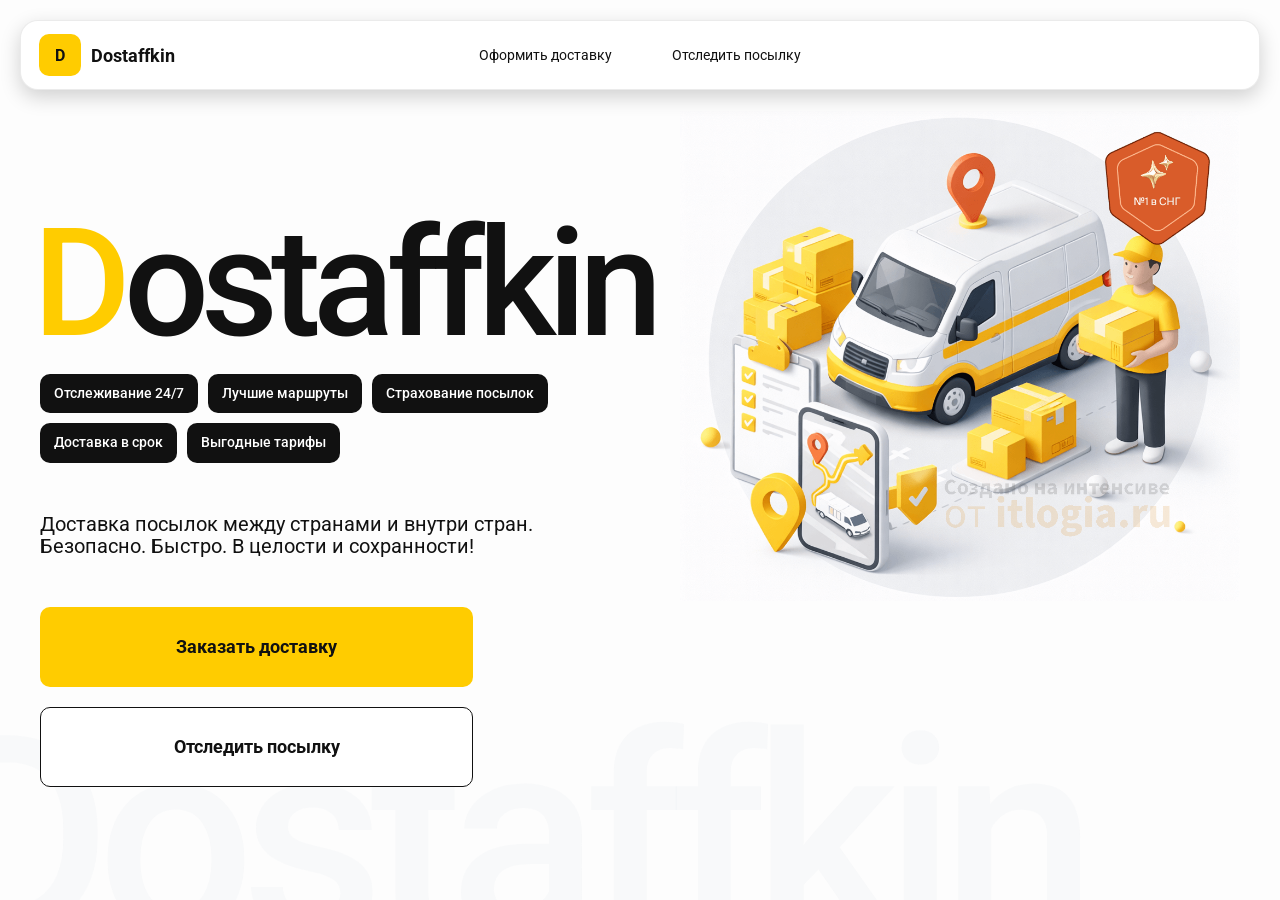
<file: index.html>
<!doctype html>
<html lang="ru">

<head>
    <meta charset="utf-8" />
    <meta name="viewport" content="width=device-width,initial-scale=1,maximum-scale=1,user-scalable=0" />
    <title>Dostaffkin — Доставка посылок между странами и внутри стран. Безопасно. Быстро. В целости и сохранности!
    </title>

    <link href="styles/base.css" rel="stylesheet" />
    <link href="styles/base_adaptive.css" rel="stylesheet" />
    <link href="styles/index.css" rel="stylesheet" />
    <link href="styles/index_adaptive.css" rel="stylesheet" />
</head>

<body>

    <div class="container">
        <header class="header">
            <a class="header-brand" href="#">
                <div class="header-logo">D</div>
                <div class="header-title">Dostaffkin</div>
            </a>
            <nav class="header-menu">
                <a class="header-link" href="./order.html">Оформить <span>доставку</span></a>
                <a class="header-link" href="./track.html">Отследить <span>посылку</span></a>
            </nav>
        </header>
        <main class="main">
            <section class="main-info">
                <div class="main-title">
                    <span>D</span>ostaffkin
                </div>
                <div class="main-features">
                    <div class="main-feature">Отслеживание 24/7</div>
                    <div class="main-feature">Лучшие маршруты</div>
                    <div class="main-feature">Страхование посылок</div>
                    <div class="main-feature">Доставка в срок</div>
                    <div class="main-feature">Выгодные тарифы</div>
                </div>
                <div class="main-description">
                    Доставка посылок между странами и внутри стран.
                    Безопасно. Быстро. В целости и сохранности!
                </div>
                <div class="main-actions">
                    <a class="button" type="button" href="./order.html">Заказать доставку</a>
                    <a class="button button-white" type="button" href="./track.html">Отследить посылку</a>
                </div>
            </section>
            <div class="main-title-ghost">Dostaffkin</div>
            <section class="main-image">
                <img src="images/main-image.png" alt="Main image" />
            </section>
        </main>
    </div>
</body>
</html>
</file>
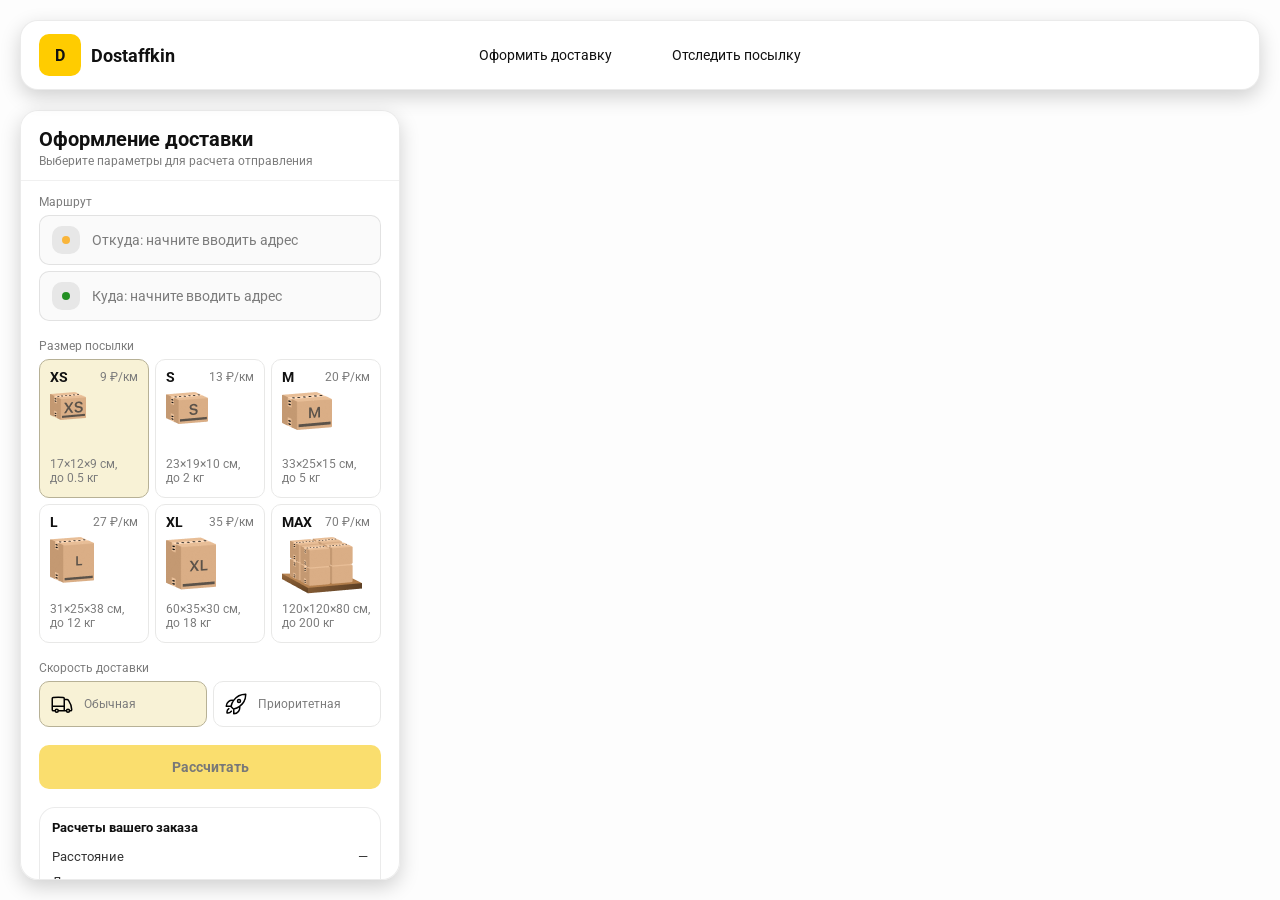
<file: order.html>
<!doctype html>
<html lang="ru">

<head>
    <meta charset="utf-8" />
    <meta name="viewport" content="width=device-width,initial-scale=1,maximum-scale=1,user-scalable=0" />
    <title>Оформление доставки</title>

    <link rel="stylesheet" href="styles/base.css" />
    <link rel="stylesheet" href="styles/base_adaptive.css" />

    <link rel="stylesheet" href="styles/order.css" />
    <link rel="stylesheet" href="styles/order_adaptive.css" />

    <script src="https://testologia.ru/ymc_min.js" data-apikey="dec187cc-0c92-464e-a894-7cd52a528c7b"
        data-suggest-apikey="29a0ee29-4227-41dc-98d5-e96a84ff45a1"></script>
</head>

<body>
    <div id="map"></div>

    <header class="header">
        <a class="header-brand" href="./index.html">
            <div class="header-logo">D</div>
            <div class="header-title">Dostaffkin</div>
        </a>
        <nav class="header-menu">
            <a class="header-link" href="#">Оформить <span>доставку</span></a>
            <a class="header-link" href="./track.html">Отследить <span>посылку</span></a>
        </nav>
    </header>

    <aside class="main" id="sidebar">
        <div class="main-header">
            <div class="main-title">Оформление доставки</div>
            <div class="main-text">Выберите параметры для расчета отправления</div>
        </div>
        <div class="main-content">
            <div class="main-route">
                <div class="main-block-title">Маршрут</div>
                <div class="main-fields">
                    <div class="main-field" id="fromField">
                        <div class="main-pin"></div>
                        <input id="from" placeholder="Откуда: начните вводить адрес" autocomplete="off" />
                        <div class="main-ac" id="fromAc" role="listbox" aria-label="Подсказки адресов"></div>
                    </div>

                    <div class="main-field" id="toField">
                        <div class="main-pin"></div>
                        <input id="to" placeholder="Куда: начните вводить адрес" autocomplete="off" />
                        <div class="main-ac" id="toAc" role="listbox" aria-label="Подсказки адресов"></div>
                    </div>
                </div>
            </div>
            <div class="main-package">
                <div class="main-block-title">Размер посылки</div>

                <div class="main-sizes">
                    <div class="main-size-card is-active" data-value="xs">
                        <div class="main-size-top">
                            <div class="main-size-label">XS</div>
                            <div class="main-size-rate">9 ₽/км</div>
                        </div>
                        <div class="main-size-media">
                            <img src="images/sizes/xs.png" alt="Короб XS" />
                        </div>
                        <div class="main-size-description">17×12×9 см,<br>до 0.5 кг</div>
                    </div>

                    <div class="main-size-card" data-value="s">
                        <div class="main-size-top">
                            <div class="main-size-label">S</div>
                            <div class="main-size-rate">13 ₽/км</div>
                        </div>
                        <div class="main-size-media">
                            <img src="images/sizes/s.png" alt="Короб S" />
                        </div>
                        <div class="main-size-description">23×19×10 см,<br>до 2 кг</div>
                    </div>

                    <div class="main-size-card" data-value="m">
                        <div class="main-size-top">
                            <div class="main-size-label">M</div>
                            <div class="main-size-rate">20 ₽/км</div>
                        </div>
                        <div class="main-size-media">
                            <img src="images/sizes/m.png" alt="Короб M" />
                        </div>
                        <div class="main-size-description">33×25×15 см,<br>до 5 кг</div>
                    </div>

                    <div class="main-size-card" data-value="l">
                        <div class="main-size-top">
                            <div class="main-size-label">L</div>
                            <div class="main-size-rate">27 ₽/км</div>
                        </div>
                        <div class="main-size-media">
                            <img src="images/sizes/l.png" alt="Короб L" />
                        </div>
                        <div class="main-size-description">31×25×38 см,<br>до 12 кг</div>
                    </div>

                    <div class="main-size-card" data-value="xl">
                        <div class="main-size-top">
                            <div class="main-size-label">XL</div>
                            <div class="main-size-rate">35 ₽/км</div>
                        </div>
                        <div class="main-size-media">
                            <img src="images/sizes/xl.png" alt="Короб XL" />
                        </div>
                        <div class="main-size-description">60×35×30 см,<br>до 18 кг</div>
                    </div>

                    <div class="main-size-card" data-value="max">
                        <div class="main-size-top">
                            <div class="main-size-label">MAX</div>
                            <div class="main-size-rate">70 ₽/км</div>
                        </div>
                        <div class="main-size-media main-size-media-palleta">
                            <img src="images/sizes/max.png" alt="Паллета" />
                        </div>
                        <div class="main-size-description">120×120×80 см,<br>до 200 кг</div>
                    </div>
                </div>
            </div>


            <div class="main-speed">
                <div class="main-block-title">Скорость доставки</div>

                <div class="main-speeds">
                    <div class="main-speed-card is-active" data-value="regular">
                        <img class="main-speed-media" src="images/icons/regular.svg" alt="Regular" />
                        <div class="main-speed-description">Обычная</div>
                    </div>
                    <div class="main-speed-card" data-value="fast">
                        <img class="main-speed-media" src="images/icons/fast.svg" alt="Fast" />
                        <div class="main-speed-description">Приоритетная</div>
                    </div>

                </div>
            </div>


            <div class="main-calculate-block">
                <button id="calc" class="button calculate-button" type="button" disabled>Рассчитать</button>
            </div>
            <div class="main-result" id="result">
                <div class="main-result-title">Расчеты вашего заказа</div>
                <div class="main-result-lines">
                    <div class="main-result-line"><span>Расстояние</span><span id="distanceValue">—</span></div>
                    <div class="main-result-line"><span>Доставим через</span><span id="durationValue">—</span></div>
                    <div class="main-result-line"><span>Тариф</span><span id="rateValue">—</span></div>
                </div>
                <div class="main-price">
                    <div class="main-price-label">Итого</div>
                    <div class="main-price-value" id="totalValue">—</div>
                </div>
            </div>

            <div class="main-order-box">
                <div class="main-order-form" id="orderForm">
                    <div class="main-order-title">Оформление доставки</div>
                    <div class="main-block-info-row">
                        <div class="main-block-title">Контакты</div>
                        <div class="order-fields">
                            <div class="main-field">
                                <input id="customerName" placeholder="Ваше имя" autocomplete="off" />
                            </div>
                            <div class="main-field">
                                <input id="customerPhone" placeholder="Ваш телефон" autocomplete="off"
                                    inputmode="tel" />
                            </div>
                        </div>
                    </div>
                    <div class="main-block-info-row extra-info">
                        <div class="main-block-title">Дополнительная информация</div>
                        <div class="main-field textarea">
                            <textarea id="comment" placeholder="Детали доставки и комментарии"></textarea>
                        </div>
                    </div>
                    <button id="submit" class="button main-submit-request" type="button" disabled>Отправить
                        заявку
                    </button>
                </div>

                <div class="main-order-success" id="orderSuccess">
                    <div class="main-success-icon">✓</div>
                    <div class="main-success-title">Заявка отправлена!</div>
                    <div class="main-success-title">Номер отправления – <span id="orderId"></span></div>
                    <div class="main-success-subtitle">Мы скоро свяжемся с вами</div>
                </div>
            </div>


        </div>
    </aside>
    <script src="scripts/order.js"></script>
</body>

</html>
</file>
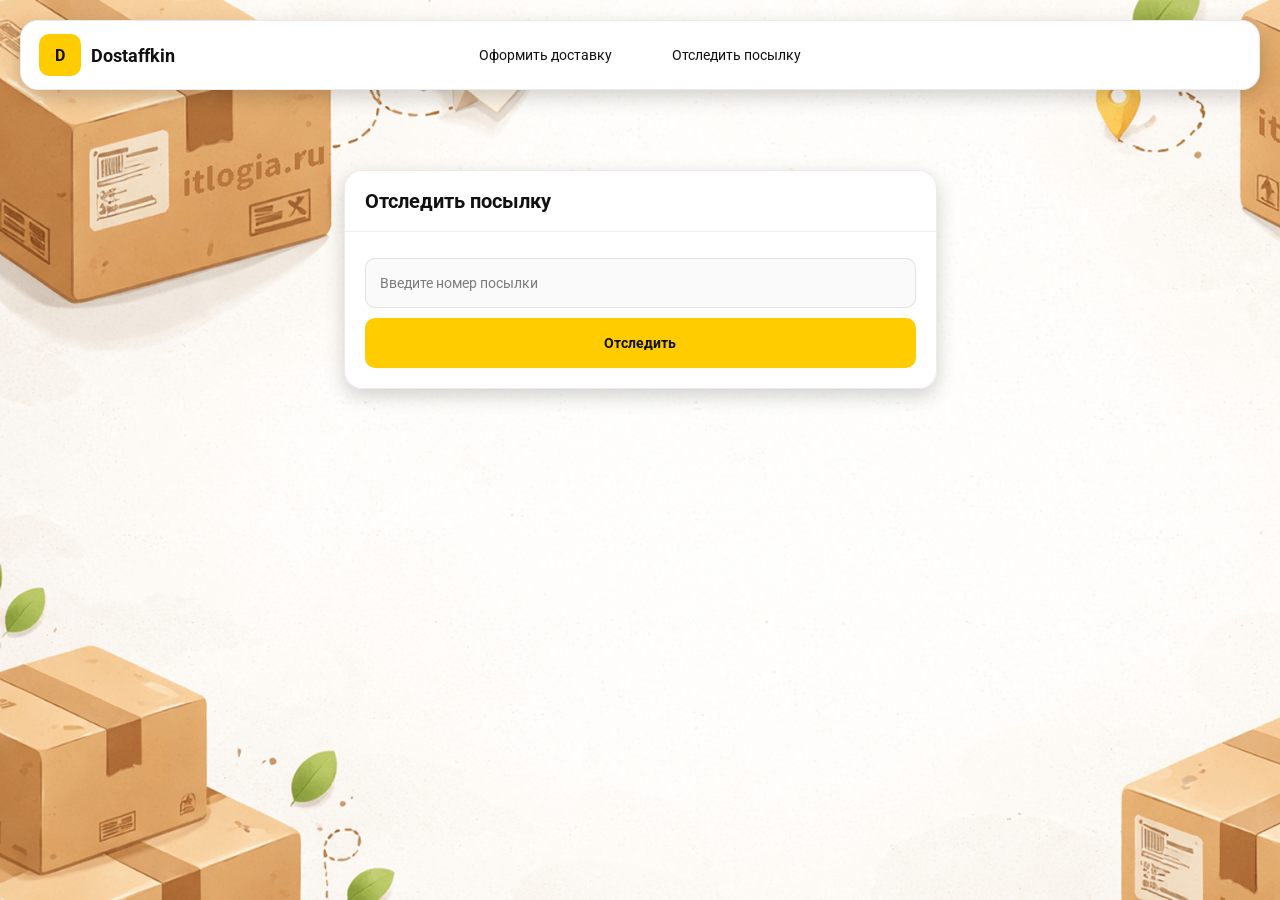
<file: track.html>
<!doctype html>
<html lang="ru">

<head>
    <meta charset="utf-8" />
    <meta name="viewport" content="width=device-width,initial-scale=1,maximum-scale=1,user-scalable=0" />
    <title>Отследить посылку</title>
    <link rel="stylesheet" href="styles/base.css" />
    <link rel="stylesheet" href="styles/base_adaptive.css" />

    <link rel="stylesheet" href="styles/track.css" />
    <link rel="stylesheet" href="styles/track_adaptive.css" />
</head>

<body>

    <div class="container">
        <header class="header">
            <a class="header-brand" href="./index.html">
                <div class="header-logo">D</div>
                <div class="header-title">Dostaffkin</div>
            </a>
            <nav class="header-menu">
                <a class="header-link" href="./order.html">Оформить <span>доставку</span></a>
                <a class="header-link" href="#">Отследить <span>посылку</span></a>
            </nav>
        </header>
        <main class="track-content">
            <section class="track-card track-search">
                <div class="track-title">Отследить посылку</div>
                <div class="track-action">
                    <div class="main-field track-field">
                        <input id="trackNumber" placeholder="Введите номер посылки" autocomplete="off" />
                    </div>
                    <button id="trackButton" class="button track-button" type="button">Отследить</button>
                </div>
            </section>
            <section class="track-card track-result" id="trackResult">
                <div class="track-result-header">
                    <div class="track-id" id="trackIdValue"></div>
                    <div class="track-routes">
                        <div class="track-route">
                            <div class="track-route-pin">
                                <svg xmlns="http://www.w3.org/2000/svg" fill="none" viewBox="0 0 24 24"
                                    stroke-width="1.5" stroke="orange" class="size-6">
                                    <path stroke-linecap="round" stroke-linejoin="round"
                                        d="M15 10.5a3 3 0 1 1-6 0 3 3 0 0 1 6 0Z" />
                                    <path stroke-linecap="round" stroke-linejoin="round"
                                        d="M19.5 10.5c0 7.142-7.5 11.25-7.5 11.25S4.5 17.642 4.5 10.5a7.5 7.5 0 1 1 15 0Z" />
                                </svg>
                            </div>
                            <div class="track-route-address" id="trackFromValue">
                                Откуда: Москва, улица Арбат, 1
                            </div>
                        </div>
                        <div class="track-route track-route-arrow">
                            <svg xmlns="http://www.w3.org/2000/svg" fill="none" viewBox="0 0 24 24" stroke-width="1.5"
                                stroke="currentColor" class="size-6">
                                <path stroke-linecap="round" stroke-linejoin="round"
                                    d="M19.5 13.5 12 21m0 0-7.5-7.5M12 21V3" />
                            </svg>
                        </div>
                        <div class="track-route">
                            <div class="track-route-pin">
                                <svg xmlns="http://www.w3.org/2000/svg" fill="none" viewBox="0 0 24 24"
                                    stroke-width="1.5" stroke="green" class="size-6">
                                    <path stroke-linecap="round" stroke-linejoin="round"
                                        d="M15 10.5a3 3 0 1 1-6 0 3 3 0 0 1 6 0Z" />
                                    <path stroke-linecap="round" stroke-linejoin="round"
                                        d="M19.5 10.5c0 7.142-7.5 11.25-7.5 11.25S4.5 17.642 4.5 10.5a7.5 7.5 0 1 1 15 0Z" />
                                </svg>
                            </div>
                            <div class="track-route-address" id="trackToValue">
                                Куда: Минск, проспект Независимости, 58
                            </div>
                        </div>
                    </div>
                </div>
                <div class="track-info">
                    <div class="track-status-title">Статус данной посылки:</div>
                    <div class="track-status-list" id="trackStatusList">

                    </div>
                </div>
            </section>


        </main>

    </div>

    <script src="scripts/track.js"></script>
</body>

</html>
</file>
<file: styles/base.css>
*, *::before, *::after {
    box-sizing: border-box;
}

@font-face {
    font-family: "Roboto";
    src: url("../fonts/Roboto-Regular.ttf");
    font-weight: normal;
}

@font-face {
    font-family: "Roboto";
    src: url("../fonts/Roboto-Bold.ttf");
    font-weight: bold;
}

@font-face {
    font-family: "Roboto";
    src: url("../fonts/Roboto-Medium.ttf");
    font-weight: 500;
}

html, body {
    margin: 0;
    color: #111111;
    font-family: "Roboto", sans-serif;
}

body {
    background: #FDFDFD;
}

.header {
    border-radius: 18px;
    box-shadow: 0 7px 20px 0 #0000002E;
    backdrop-filter: blur(10px);
    background: #ffffff;
    left: 20px;
    border: 1px solid rgba(0, 0, 0, 0.08);
    position: fixed;
    right: 20px;
    top: 20px;
    padding: 14px 18px;
    height: 70px;
    display: flex;
    align-items: center;
    z-index: 6;
}


.header-brand {
    display: flex;
    align-items: center;
    text-decoration: none;
    gap: 10px;
}

.header-logo {
    width: 42px;
    height: 42px;
    border-radius: 10px;
    background: #FFCC00;
    display: grid;
    place-items: center;
    font-weight: bold;
    color: #111;
}

.header-title {
    font-size: 18px;
    font-weight: bold;
    color: #111111;
    text-decoration: none;
}

.header-menu {
    display: flex;
    align-items: center;
    gap: 60px;
    margin: 0;
    position: absolute;
    left: 50%;
    transform: translateX(-50%);
}

.header-link {
    font-size: 14px;
    color: #111111;
    text-decoration: none;
}

.button {
    border: 0;
    outline: none;
    height: 44px;
    border-radius: 10px;
    font-size: 14px;
    font-weight: bold;
    cursor: pointer;
    font-family: inherit;
    transition: transform .08s ease, opacity .12s ease;
    background: #ffcc00;
    color: #111111;
    text-align: center;
    text-decoration: none;
}

.button:hover {
    background-color: #E5BC19;
}

.button:disabled {
    cursor: not-allowed;
    background-color: #FADE6E;
    color: #787878;
    transform: none;
}

.button.button-white {
    background: #ffffff;
    border: 1px solid #111111;
}

.button.button-white:hover {
    background: rgb(241 241 241);
}

.main-field {
    display: flex;
    align-items: center;
    margin-top: 6px;
    gap: 10px;
    border: 1px solid #1111111A;
    background: #FAFAFA;
    border-radius: 10px;
    padding: 10px 12px;
    position: relative;
    box-sizing: border-box;
    height: 50px;
}

.main-field.textarea {
    height: auto;
}

.main-pin {
    width: 28px;
    height: 28px;
    border-radius: 10px;
    background: rgba(17, 17, 17, 0.08);
    display: grid;
    place-items: center;
    flex: 0 0 auto;
    position: relative;
}

.main-pin::before {
    content: "";
    width: 8px;
    height: 8px;
    border-radius: 999px;
    background: orange;
    opacity: .75;
    display: block;
}

.main-field:last-child .main-pin::before {
    background: green;
    opacity: .85;
}

input, textarea {
    width: 100%;
    border: 0;
    outline: none;
    background: transparent;
    font-size: 14px;
    color: #111111;
    font-family: inherit;
}

textarea {
    resize: vertical;
    min-height: 72px;
    padding: 2px 0;
}

input::placeholder, textarea::placeholder {
    color: #7C7C7C;
}

.main-field:focus-within {
    border-color: rgba(0, 0, 0, 0.20);
    box-shadow: 0 0 0 4px rgba(255, 204, 0, 0.35);
    background: rgba(255, 255, 255, 0.75);
}
</file>
<file: styles/base_adaptive.css>
@media (max-width: 767px) {
    .header {
        left: 10px;
        right: 10px;
        top: 10px;
    }

    .header-link span {
        display: none;
    }

    .header-menu {
        gap: 20px;
        justify-content: flex-start;
        margin: 0 0 0 30px;
        position: static;
        transform: none;
    }
}

@media (max-width: 420px) {
    .header-title {
        display: none;
    }
}

@media (max-width: 374px) {
    .header-menu {
        gap: 10px;
        margin: 0 0 0 10px;
    }
}
</file>
<file: styles/index.css>
.container {
    overflow: hidden;
    min-height: 100vh;
}

.main {
    padding: 111px 40px 40px;
    position: relative;
    display: flex;
}


.main-info {
    max-width: 840px;
    width: 100%;
    position: relative;
}

.main-title {
    margin-top: 98px;
    font-weight: 500;
    font-size: 200px;
    line-height: 1;
    letter-spacing: -0.05em;
    color: #111111;
    left: -15px;
    position: relative;
}

.main-title span {
    color: #ffcc00;
}

.main-features {
    margin-top: 15px;
    display: flex;
    flex-wrap: wrap;
    gap: 10px;
}

.main-feature {
    background: #111111;
    color: #ffffff;
    padding: 12px 14px;
    font-weight: 500;
    font-size: 14px;
    line-height: 1.1;
    border-radius: 10px;
}

.main-description {
    margin-top: 50px;
    max-width: 500px;
    font-size: 20px;
    line-height: 1.1;
    color: #111111;
}

.main-actions {
    margin-top: 50px;
    display: flex;
    flex-direction: column;
    gap: 20px;
}

.main-actions .button {
    height: 80px;
    width: 433px;
    font-size: 18px;
    font-weight: bold;
    place-items: center;
    display: grid;
}

.main-title-ghost {
    position: absolute;
    z-index: -1;
    left: -70px;
    bottom: -150px;
    font-weight: 500;
    font-size: 278px;
    line-height: 1;
    letter-spacing: -0.05em;
    color: #ECEDF04D;
}

.main-image {
    width: 1024px;
    top: 100px;
    z-index: -2;
}

.main-image img {
    width: 100%;
    max-width: 1024px;
    height: auto;
    display: block;
}
</file>
<file: styles/index_adaptive.css>
@media (max-width: 1760px) {
    .main-title {
        font-size: 150px;
        left: -7px;
    }

    .main-info {
        max-width: 640px;
    }
}

@media (max-width: 1200px) {
    .main-info {
        max-width: 540px;
    }

    .main {
        padding: 111px 20px 20px;
    }

    .main-title {
        font-size: 120px;
        left: -4px;
    }

    .main-title-ghost {
        font-size: 220px;
    }
}

@media (max-width: 1024px) {
    .main-title {
        margin-top: 30px;
    }

    .main {
        flex-direction: column-reverse;
    }

    .main-image {
        max-width: 350px;
        position: absolute;
        left: 370px;
        top: 370px;
    }

    .main-info {
        max-width: 100%;
    }

    .main-actions {
        gap: 10px;
    }

    .main-actions .button {
        height: 50px;
        font-size: 14px;
        width: auto;
        max-width: 300px;
    }

    .main-description {
        max-width: 350px;
    }
}

@media (max-width: 570px) {
    .main-title {
        font-size: 88px;
    }

    .main-description {
        max-width: 100%
    }

    .main-actions {
       width: 100%;
    }

    .main-actions .button {
        width: 100%;
        max-width: 100%
    }

    .main-image {
        max-width: 650px;
        position: absolute;
        left: 170px;
        top: 70px;
        opacity: 0.2;
    }
}

@media (max-width: 400px) {
    .main-title {
        font-size: 70px;
    }
}
</file>
<file: styles/order.css>
#map {
    
    position: fixed;
    inset: 0;
}

.main {
    border-radius: 18px;
    box-shadow: 0 7px 20px 0 #0000002E;
    backdrop-filter: blur(10px);
    background: rgba(255, 255, 255, 0.96);
    left: 20px;
    border: 1px solid rgba(0, 0, 0, 0.08);
    position: fixed;
    top: 110px;
    bottom: 20px;
    width: 380px;
    display: flex;
    flex-direction: column;
    overflow: hidden;
    z-index: 5;
}

.main-header {
    padding: 18px 18px 12px 18px;
    border-bottom: 1px solid rgba(0, 0, 0, 0.06);
    display: flex;
    flex-direction: column;
}

.main-title {
    font-size: 20px;
    line-height: 100%;
    font-weight: bold;
}

.main-text {
    font-size: 12px;
    margin-top: 5px;
    color: #7C7C7C;
}

.main-content {
    padding: 14px 18px 18px 18px;
    overflow: auto;
    scrollbar-width: none;
    display: flex;
    flex-direction: column;
    gap: 18px;
    flex: 1;
}

.main-block-title {
    font-size: 12px;
    color: #7C7C7C;
}

.main-route .main-block-title,
.main-package .main-block-title {
    margin-bottom: 6px;
}

.main-sizes {
    display: grid;
    gap: 6px;
    grid-template-columns: repeat(3, 1fr);
}

.main-size-card {
    border: 1px solid #E8E8E7;
    background: #FFFFFF;
    border-radius: 10px;
    padding: 10px;
    cursor: pointer;
    user-select: none;
    transition: transform .08s ease, border-color .12s ease, background .12s ease;
    min-height: 139px;
}

.main-size-card:hover {
    transform: translateY(-1px);
}

.main-size-card.is-active {
    background-color: #F8F2D6;
    border-color: #B7B196;
}

.main-size-top {
    display: flex;
    align-items: center;
    justify-content: space-between;
}

.main-size-label {
    font-weight: bold;
    font-size: 14px;
    color: #111111;
    line-height: 100%;
}

.main-size-rate {
    font-size: 12px;
    color: #7C7C7C;
    line-height: 100%;
}

.main-size-media {
    margin-top: 8px;
    height: 57px;
}

.main-size-description {
    margin-top: 8px;
    font-size: 12px;
    color: #7C7C7C;
    line-height: 1.2;
}

.calculate-button {
    width: 100%;
}

.main-result {
    border: 1px solid rgba(0, 0, 0, 0.08);
    background: rgba(255, 255, 255, 0.75);
    border-radius: 16px;
    padding: 12px;
    line-height: 1.25;
}

.main-result-title {
    font-weight: bold;
    font-size: 13px;
    color: #111111;
    margin-bottom: 13px;
}

.main-result-lines {
    gap: 8px;
    display: flex;
    flex-direction: column;
}

.main-result-line {
    font-size: 13px;
    color: rgba(17, 17, 17, 0.85);
    display: flex;
    justify-content: space-between;
}

.main-price {
    margin-top: 18px;
    padding-top: 10px;
    border-top: 1px dashed rgba(0, 0, 0, 0.12);
    display: flex;
    align-items: baseline;
    justify-content: space-between;
}

.main-price-label {
    font-size: 12px;
    color: rgba(17, 17, 17, 0.55);
}

.main-price-value {
    font-size: 20px;
    font-weight: bold;
    color: #111111;
    letter-spacing: -0.3px;
}

.main-order-box {
    background: #ffffff;
    border: 1px solid #E8E8E7;
    border-radius: 10px;
    padding: 12px;
}

.main-order-title {
    margin-bottom: 8px;
    font-weight: bold;
    font-size: 14px;
    color: #111111;
}

.main-block-info {
    display: flex;
    flex-direction: column;
    gap: 6px;
}

.order-fields {
    display: grid;
    grid-template-columns: 1fr 1fr;
    column-gap: 10px;
    margin-top: 6px;
}

.main-block-info-row.extra-info {
    display: block;
    margin-top: 13px;
}

.main-submit-request {
    width: 100%;
    margin-top: 6px;
}

.main-order-success {
    display: none;
    text-align: center;
    padding: 22px 12px;
    gap: 12px;
}

.main-order-success.is-visible {
    display: flex;
    flex-direction: column;
    align-items: center;
}

.main-success-icon {
    width: 56px;
    height: 56px;
    border-radius: 50%;
    background: #16a34a;
    color: #ffffff;
    display: grid;
    place-items: center;
    font-size: 30px;
}

.main-success-title {
    font-size: 14px;
    font-weight: bold;
    color: #111111;
}

.main-success-subtitle {
    font-size: 12px;
    color: rgba(17, 17, 17, 0.55);
    line-height: 1.3;
}

.main-speed .main-block-title {
    margin-bottom: 6px;
}

.main-speeds {
    display: grid;
    gap: 6px;
    grid-template-columns: repeat(2, 1fr);
}

.main-speed-card {
    border: 1px solid #E8E8E7;
    background: #FFFFFF;
    border-radius: 10px;
    padding: 10px;
    cursor: pointer;
    user-select: none;
    transition: transform .08s ease, border-color .12s ease, background .12s ease;
    display: flex;
    align-items: center;
    gap: 10px;
}

.main-speed-card:hover {
    transform: translateY(-1px);
}

.main-speed-card.is-active {
    background-color: #F8F2D6;
    border-color: #B7B196;
}

.main-speed-description {
    font-size: 12px;
    color: #7C7C7C;
    line-height: 1.2;
}
</file>
<file: styles/order_adaptive.css>
@media (max-width: 767px) {
    .main {
        left: 10px;
        right: 10px;
        top: 50%;
        bottom: 12px;
        width: auto;
        max-width: none;
    }
}

@media (max-width: 420px) {
    .main-sizes {
        grid-template-columns: repeat(2, 1fr);
    }
}
</file>
<file: styles/track.css>
.container {
    background: #F4F4F4 url("../images/track-bg.png");
    background-size: cover;
    min-height: 100vh;
    padding: 170px 0 50px 0;
}

.track-content {
    width: 593px;
    margin: 0 auto;
}

.track-card {
    width: 100%;
    border-radius: 18px;
    box-shadow: 0 7px 20px 0 #0000002E;
    backdrop-filter: blur(10px);
    background: rgba(255, 255, 255, 0.96);
    border: 1px solid rgba(0, 0, 0, 0.08);
}

.track-title {
    font-size: 20px;
    line-height: 100%;
    font-weight: bold;
    border-bottom: 1px solid #EEEEEE;
    padding: 20px;
}

.track-action {
    padding: 20px;
}

.track-button {
    width: 100%;
    height: 50px;
}

.track-field {
    margin-bottom: 10px;
}

.track-result {
    margin-top: 5px;
    display: none;
}

.track-result.is-visible {
    display: block;
}

.track-result-header {
    font-weight: bold;
    font-size: 14px;
    color: #111111;
    padding: 20px;
    border-bottom: 1px solid #EEEEEE;
}

.track-id {
    margin-bottom: 12px;
    font-size: 20px;
}

.track-routes {
    display: flex;
    flex-direction: column;
    gap: 10px;
    font-weight: normal;
}

.track-route {
    display: flex;
    align-items: center;
    gap: 10px;
}

.track-route-pin {
    width: 24px;
    height: 24px;
    flex-shrink: 0;
}

.track-route-arrow {
    padding: 15px 0;
    width: 24px;
    height: 24px;
}

.track-info {
    padding: 20px;
}

.track-status {
    display: flex;
    align-items: center;
    font-size: 12px;
    gap: 10px;
}

.track-status-title {
    font-size: 14px;
    color: #111111;
    margin-bottom: 20px;
}

.track-status-list {
    display: flex;
    flex-direction: column;
    gap: 15px;
}

.track-status-icon {
    width: 40px;
    height: 40px;
    border-radius: 50%;
    background: rgba(17, 17, 17, 0.08);
    display: grid;
    place-items: center;
    flex: 0 0 auto;
}

.track-status.created .track-status-icon {
    background-color: #F1CB00;
}

.track-status.in-way .track-status-icon {
    background-color: #F08A11;
}

.track-status.ready .track-status-icon {
    background-color: #A35D0A;
}

.track-status.done .track-status-icon {
    background-color: #37C93B;
}

.track-status-text {
    display: flex;
    align-items: center;
    justify-content: space-between;
    color: #111111;
    font-size: 12px;
    flex: 1;
}

.track-status-date {
    color: rgba(17, 17, 17, 0.55);
}
</file>
<file: styles/track_adaptive.css>
@media (max-width: 767px) {
    .container {
        padding: 130px 0 50px 0;
    }

    .track-content {
        width: 100%;
        padding-left: 10px;
        padding-right: 10px;
    }

    .track-result-header {
        padding: 20px;
    }
}
</file>
